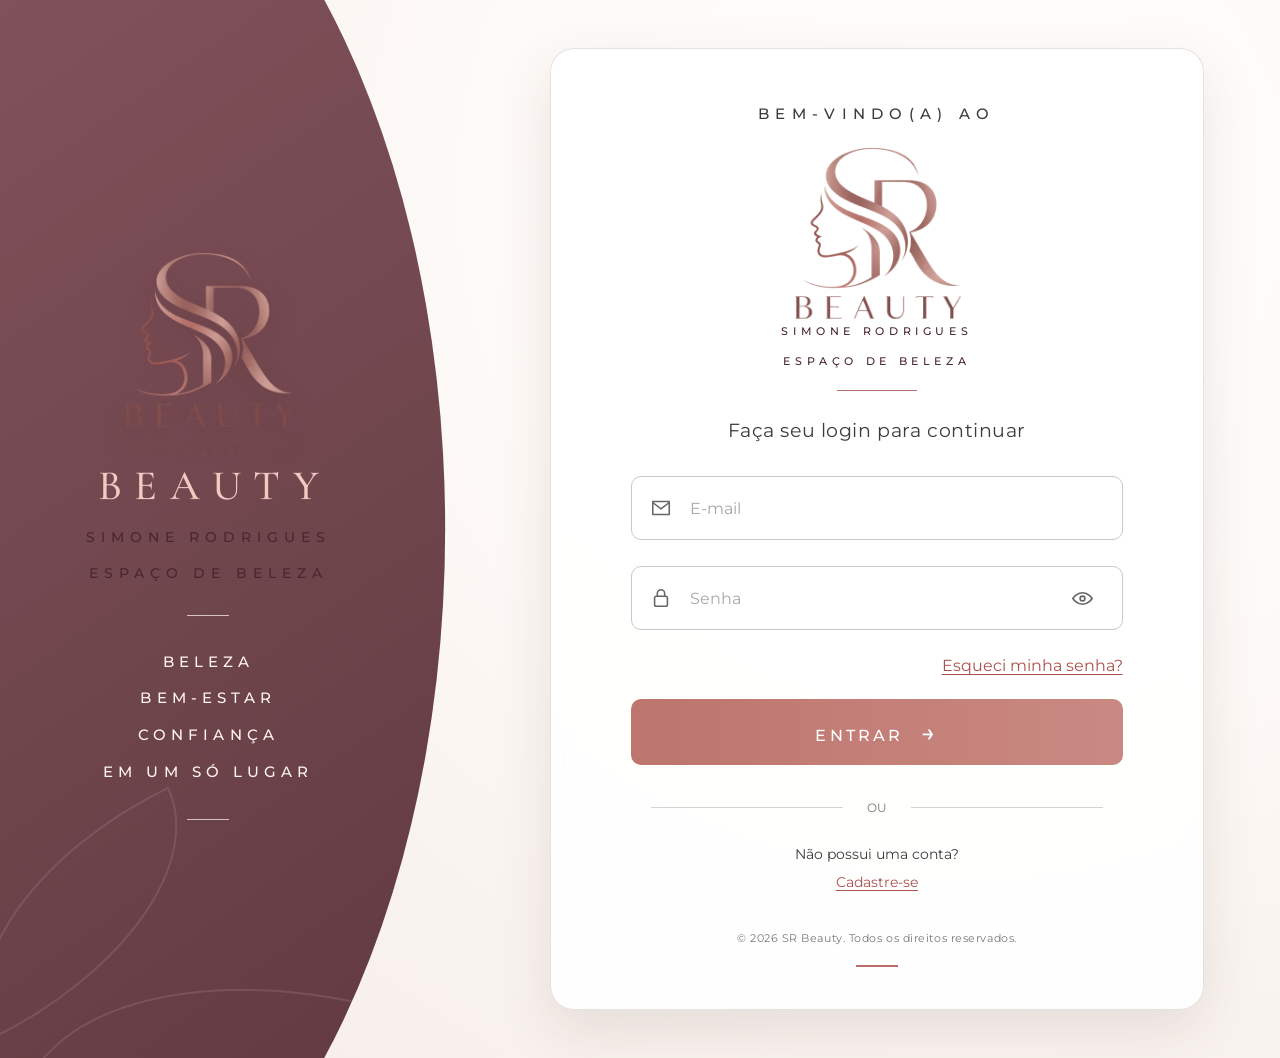
<file: codigo-fonte/index.html>
<!doctype html>
<html lang="pt-BR">
<head>
  <meta charset="utf-8">
  <meta name="viewport" content="width=device-width, initial-scale=1">
  <title>SR Beauty | Login</title>
  <link rel="preconnect" href="https://fonts.googleapis.com">
  <link rel="preconnect" href="https://fonts.gstatic.com" crossorigin>
  <link href="https://fonts.googleapis.com/css2?family=Cormorant+Garamond:wght@400;500&family=Montserrat:wght@300;400;500;600&display=swap" rel="stylesheet">
  <link rel="stylesheet" href="style.css">
</head>
<body>
  <main class="page-shell">
    <section class="brand-panel" aria-label="SR Beauty">
      <div class="brand-logo-wrap">
        <img class="brand-logo" src="../documentos/img/logo.png" alt="SR Beauty - Simone Rodrigues Espaço de Beleza">
      </div>
      <div class="brand-beauty" aria-hidden="true">BEAUTY</div>
      <div class="logo-subtitle brand-subtitle" aria-hidden="true">
        <span>SIMONE RODRIGUES</span>
        <span>ESPAÇO DE BELEZA</span>
      </div>
      <div class="brand-message" aria-hidden="true">
        <span></span>
        <p>BELEZA<br>BEM-ESTAR<br>CONFIANÇA<br>EM UM SÓ LUGAR</p>
        <span></span>
      </div>
      <div class="leaf leaf-one"></div>
      <div class="leaf leaf-two"></div>
    </section>

    <section class="login-side">
      <div class="login-card">
        <p class="eyebrow">BEM-VINDO(A) AO</p>
        <div class="login-logo-wrap">
          <img class="login-logo" src="../documentos/img/logo.png" alt="SR Beauty">
        </div>
        <div class="logo-subtitle login-subtitle" aria-hidden="true">
          <span>SIMONE RODRIGUES</span>
          <span>ESPAÇO DE BELEZA</span>
        </div>
        <span class="accent-line"></span>
        <h1>Faça seu login para continuar</h1>

        <form id="loginForm" novalidate>
          <label class="field" for="email">
            <svg viewBox="0 0 24 24" aria-hidden="true"><path d="M3 5h18v14H3zM3 6l9 7 9-7"/></svg>
            <input id="email" type="email" placeholder="E-mail" autocomplete="email" required>
          </label>
          <p class="error" id="emailError" aria-live="polite"></p>

          <label class="field" for="password">
            <svg viewBox="0 0 24 24" aria-hidden="true"><rect x="5" y="10" width="14" height="11" rx="2"/><path d="M8 10V7a4 4 0 018 0v3"/></svg>
            <input id="password" type="password" placeholder="Senha" autocomplete="current-password" required>
            <button class="eye" id="togglePassword" type="button" aria-label="Mostrar senha">
              <svg viewBox="0 0 24 24" aria-hidden="true"><path d="M2 12s3.5-6 10-6 10 6 10 6-3.5 6-10 6S2 12 2 12z"/><circle cx="12" cy="12" r="2.5"/></svg>
            </button>
          </label>
          <p class="error" id="passwordError" aria-live="polite"></p>

          <div class="forgot"><a href="#">Esqueci minha senha?</a></div>
          <button class="submit" type="submit">ENTRAR <span>→</span></button>
        </form>

        <div class="or"><span></span><em>OU</em><span></span></div>
        <p class="register">Não possui uma conta?<br><a href="#">Cadastre-se</a></p>
        <p class="copyright">© 2026 SR Beauty. Todos os direitos reservados.</p>
        <span class="bottom-line"></span>
      </div>
    </section>
  </main>
  <script src="script.js"></script>
</body>
</html>
</file>
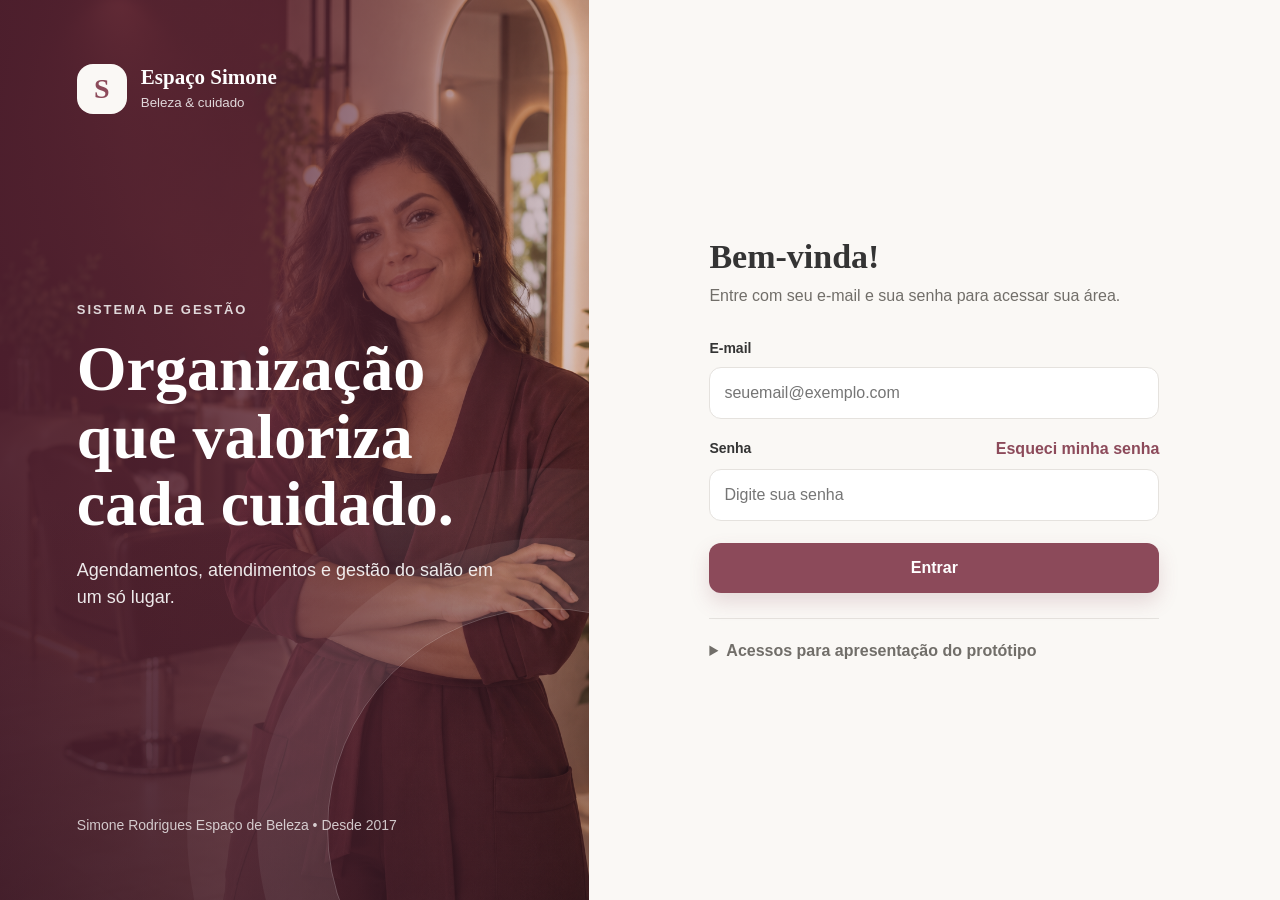
<file: codigo-fonte/Prototipo/index.html>
<!doctype html>
<html lang="pt-BR">
<head>
  <meta charset="utf-8">
  <meta name="viewport" content="width=device-width,initial-scale=1">
  <meta name="description" content="Protótipo do sistema de gestão do Simone Rodrigues Espaço de Beleza">
  <title>Espaço Simone — Sistema de gestão</title>
  <link rel="icon" type="image/svg+xml" href="data:image/svg+xml,%3Csvg xmlns='http://www.w3.org/2000/svg' viewBox='0 0 64 64'%3E%3Crect width='64' height='64' rx='18' fill='%238C4A5A'/%3E%3Cpath d='M42 20c-2-4-16-5-18 2-3 10 18 5 16 15-2 8-16 8-20 1' fill='none' stroke='%23FAF8F5' stroke-width='5' stroke-linecap='round'/%3E%3C/svg%3E">
  <style>
    :root{--sage:#8FA89A;--sage-dark:#657e70;--cream:#FAF8F5;--sand:#E8D8C8;--wine:#8C4A5A;--wine-dark:#713746;--ink:#343434;--muted:#716e69;--line:#E5E2DE;--white:#fff;--success:#557765;--warning:#9b7138;--danger:#a44848;--shadow:0 18px 50px rgba(52,52,52,.08);--radius:20px}
    *{box-sizing:border-box}html{scroll-behavior:smooth}body{margin:0;background:var(--cream);color:var(--ink);font:16px/1.5 Inter,"Segoe UI",Arial,sans-serif}button,input,select,textarea{font:inherit}button{cursor:pointer}button:focus-visible,input:focus-visible,select:focus-visible,textarea:focus-visible{outline:3px solid rgba(143,168,154,.45);outline-offset:2px}.hidden{display:none!important}
    .login-page{min-height:100vh;display:grid;grid-template-columns:minmax(340px,46%) 1fr}.login-brand{background:var(--sage);padding:64px clamp(30px,6vw,84px);color:white;display:flex;flex-direction:column;justify-content:space-between;position:relative;overflow:hidden}.login-brand:after{content:"";position:absolute;width:440px;height:440px;border:1px solid rgba(255,255,255,.24);border-radius:50%;right:-180px;bottom:-150px;box-shadow:0 0 0 70px rgba(255,255,255,.06),0 0 0 140px rgba(255,255,255,.04)}.logo{display:flex;align-items:center;gap:14px;position:relative;z-index:1}.logo-mark{width:50px;height:50px;border-radius:16px;background:var(--cream);color:var(--wine);display:grid;place-items:center;font:700 28px Georgia,serif}.logo strong{display:block;font:700 21px Georgia,serif}.logo small{opacity:.82}.welcome{max-width:510px;position:relative;z-index:1}.welcome .eyebrow{font-size:13px;text-transform:uppercase;letter-spacing:.15em;font-weight:800;opacity:.82}.welcome h1{font:700 clamp(38px,5vw,64px)/1.05 Georgia,serif;margin:16px 0 20px}.welcome p{font-size:18px;max-width:440px;opacity:.9}.login-foot{position:relative;z-index:1;font-size:14px;opacity:.75}.login-side{display:grid;place-items:center;padding:38px}.login-card{width:min(450px,100%)}.login-card h2{font:700 34px Georgia,serif;margin:0 0 8px}.login-card>p{color:var(--muted);margin:0 0 30px}.field{display:grid;gap:8px;margin-bottom:18px}.field label{font-weight:750;font-size:14px}.field input,.field select,.field textarea{width:100%;border:1px solid var(--line);background:white;color:var(--ink);border-radius:12px;padding:13px 14px;min-height:48px}.field input:focus,.field select:focus,.field textarea:focus{border-color:var(--sage)}.password-line{display:flex;justify-content:space-between;align-items:center}.text-btn{border:0;background:transparent;color:var(--wine);padding:0;font-weight:700}.primary,.secondary,.danger-btn{border:0;border-radius:12px;padding:12px 17px;font-weight:800}.primary{background:var(--wine);color:white;box-shadow:0 9px 20px rgba(140,74,90,.18)}.primary:hover{background:var(--wine-dark)}.secondary{background:white;color:var(--ink);border:1px solid var(--line)}.secondary:hover{border-color:var(--sage);background:#fbfcfb}.danger-btn{background:#fff1f1;color:var(--danger)}.login-submit{width:100%;min-height:50px;margin-top:4px}.login-error{background:#fff0f0;color:#8f3f3f;border:1px solid #f1cfcf;border-radius:11px;padding:11px 13px;margin-bottom:16px}.demo-box{margin-top:25px;border-top:1px solid var(--line);padding-top:20px}.demo-box summary{cursor:pointer;color:var(--muted);font-weight:700}.demo-accounts{display:grid;gap:9px;margin-top:13px}.demo-account{border:1px solid var(--line);border-radius:11px;background:white;padding:11px 13px;text-align:left;color:var(--ink)}.demo-account b{display:block}.demo-account small{color:var(--muted)}
    .app{min-height:100vh;display:grid;grid-template-columns:268px minmax(0,1fr)}.sidebar{position:sticky;top:0;height:100vh;background:#31423a;color:white;padding:28px 20px;display:flex;flex-direction:column}.sidebar .logo{padding:0 8px;margin-bottom:34px}.sidebar .logo-mark{width:43px;height:43px;font-size:24px}.sidebar .logo strong{font-size:18px}.role-label{margin:0 9px 15px;padding:9px 11px;border-radius:10px;background:rgba(143,168,154,.2);color:#dfe9e3;font-size:13px;font-weight:750}.nav{display:grid;gap:6px}.nav button{border:0;background:transparent;color:#cbd8d1;padding:11px 13px;border-radius:11px;text-align:left;display:flex;gap:12px;align-items:center;font-weight:650}.nav button:hover,.nav button.active{background:rgba(143,168,154,.24);color:white}.nav .ico{width:22px;text-align:center;font-size:17px}.user-card{margin-top:auto;border-top:1px solid rgba(255,255,255,.14);padding:20px 7px 0;display:grid;grid-template-columns:40px 1fr auto;gap:10px;align-items:center}.avatar{width:40px;height:40px;border-radius:13px;background:var(--sand);color:var(--wine);display:grid;place-items:center;font-weight:900}.user-card strong{display:block;font-size:14px}.user-card small{color:#bfcfc6;font-size:12px}.logout{border:0;background:transparent;color:#d8e3dd;font-size:20px;padding:5px}.main{min-width:0}.topbar{height:78px;position:sticky;top:0;z-index:5;background:rgba(250,248,245,.92);backdrop-filter:blur(12px);border-bottom:1px solid var(--line);padding:0 34px;display:flex;align-items:center;justify-content:space-between}.topbar h1{font:700 25px Georgia,serif;margin:0}.topbar-right{display:flex;align-items:center;gap:14px}.today{font-size:14px;color:var(--muted)}.notification{width:38px;height:38px;border:1px solid var(--line);background:white;border-radius:12px;display:grid;place-items:center;position:relative}.notification:after{content:"";width:7px;height:7px;background:var(--wine);border-radius:50%;position:absolute;right:8px;top:7px}.content{max-width:1450px;margin:auto;padding:30px 34px 58px}.view{display:none}.view.active{display:block}.heading{display:flex;justify-content:space-between;align-items:flex-end;gap:20px;margin-bottom:23px}.heading h2{font:700 30px Georgia,serif;margin:0 0 4px}.heading p{margin:0;color:var(--muted)}.cards{display:grid;grid-template-columns:repeat(4,1fr);gap:15px;margin-bottom:22px}.metric,.panel{background:white;border:1px solid var(--line);border-radius:var(--radius);box-shadow:var(--shadow)}.metric{padding:20px;position:relative;overflow:hidden}.metric:before{content:"";position:absolute;width:5px;height:40px;background:var(--sage);left:0;top:22px;border-radius:0 5px 5px 0}.metric.wine:before{background:var(--wine)}.metric.sand:before{background:#c3a47f}.metric .label{color:var(--muted);font-size:14px}.metric strong{display:block;font-size:27px;margin:7px 0 2px}.metric small{color:var(--success)}.grid2{display:grid;grid-template-columns:minmax(0,1.3fr) minmax(280px,.7fr);gap:20px}.panel{padding:22px}.panel h3{margin:0 0 18px;font-size:18px}.appointment{display:grid;grid-template-columns:70px minmax(0,1fr) auto;gap:14px;align-items:center;padding:14px 0;border-top:1px solid var(--line)}.appointment:first-of-type{border-top:0}.time{color:var(--wine);font-weight:900}.appointment small{display:block;color:var(--muted);margin-top:3px}.tag{display:inline-flex;align-items:center;white-space:nowrap;font-size:12px;padding:6px 9px;border-radius:999px;background:#edf4f0;color:var(--success);font-weight:750}.tag.wait{background:#fff5e7;color:var(--warning)}.tag.cancel{background:#fff0f0;color:var(--danger)}.quick{display:grid;gap:10px}.quick button{border:1px solid var(--line);background:var(--cream);padding:13px;border-radius:12px;text-align:left;color:var(--ink);font-weight:700}.quick button:hover{border-color:var(--sage);background:#f3f7f4}.table-wrap{overflow:auto}.table{width:100%;border-collapse:collapse;min-width:700px}.table th,.table td{text-align:left;padding:14px;border-bottom:1px solid var(--line)}.table th{font-size:13px;color:var(--muted);background:#fcfbf9}.table tr:last-child td{border-bottom:0}.money{font-weight:800}.positive{color:var(--success)}.negative{color:var(--danger)}.services{display:grid;grid-template-columns:repeat(4,1fr);gap:15px}.service-card{padding:20px}.service-icon{width:44px;height:44px;border-radius:14px;background:var(--sand);display:grid;place-items:center;font-size:20px;margin-bottom:16px}.service-card h3{margin-bottom:5px}.service-card p{color:var(--muted);font-size:14px}.price{font:700 23px Georgia,serif;color:var(--wine);margin:15px 0}.calendar-head{display:flex;justify-content:space-between;align-items:center;margin-bottom:16px}.week{display:grid;grid-template-columns:80px repeat(5,minmax(130px,1fr));border:1px solid var(--line);border-radius:15px;overflow:auto}.cell{min-height:88px;border-right:1px solid var(--line);border-bottom:1px solid var(--line);padding:9px}.cell.head{min-height:auto;text-align:center;font-weight:800;background:var(--sand)}.cell.hour{font-size:13px;color:var(--muted);background:#fcfbf9}.event{padding:8px;border-radius:9px;background:#edf4f0;border-left:4px solid var(--sage-dark);font-size:12px}.event b{display:block}.hero{background:linear-gradient(125deg,var(--sage),var(--sage-dark));color:white;border-radius:24px;padding:27px;display:flex;align-items:center;justify-content:space-between;gap:20px;margin-bottom:22px;box-shadow:var(--shadow)}.hero h2{font:700 29px Georgia,serif;margin:0 0 5px}.hero p{margin:0;opacity:.9}.hero .primary{background:white;color:var(--wine);box-shadow:none}.profile-panel{display:flex;align-items:center;gap:17px}.profile-panel .avatar{width:65px;height:65px;border-radius:20px;font-size:21px}.profile-panel h3,.profile-panel p{margin:0}.profile-panel p{color:var(--muted);margin-top:3px}.info-list{display:grid}.info-row{display:flex;justify-content:space-between;gap:18px;padding:13px 0;border-top:1px solid var(--line)}.info-row:first-child{border-top:0}.info-row span:first-child{color:var(--muted)}.empty{text-align:center;padding:45px 20px}.empty-icon{width:60px;height:60px;border-radius:20px;background:var(--sand);display:grid;place-items:center;margin:0 auto 15px;font-size:25px}.empty p{color:var(--muted)}
    .modal{display:none;position:fixed;inset:0;background:rgba(38,43,40,.56);z-index:30;align-items:center;justify-content:center;padding:20px}.modal.open{display:flex}.dialog{width:min(650px,100%);max-height:92vh;overflow:auto;background:white;border-radius:22px;padding:25px;box-shadow:0 28px 80px rgba(0,0,0,.22)}.dialog-head{display:flex;justify-content:space-between;align-items:center;margin-bottom:21px}.dialog-head h2{font:700 25px Georgia,serif;margin:0}.close{border:0;width:37px;height:37px;border-radius:50%;background:var(--cream);color:var(--ink);font-size:20px}.form-grid{display:grid;grid-template-columns:1fr 1fr;gap:16px}.form-grid .field{margin:0}.full{grid-column:1/-1}.actions{display:flex;justify-content:flex-end;gap:10px;margin-top:22px}.toast{position:fixed;right:26px;bottom:26px;background:#31423a;color:white;padding:14px 18px;border-radius:13px;box-shadow:var(--shadow);opacity:0;transform:translateY(14px);transition:.25s;z-index:40}.toast.show{opacity:1;transform:none}
    .login-brand{background:linear-gradient(90deg,rgba(76,30,45,.94) 0%,rgba(92,39,55,.78) 47%,rgba(92,39,55,.22) 100%),url('images/login-salao.png') center/cover no-repeat}.login-brand:before{content:"";position:absolute;inset:0;background:linear-gradient(0deg,rgba(39,18,28,.35),transparent 45%);pointer-events:none}.sidebar{background:#351f2a}.nav button:hover,.nav button.active{background:#563243}.hero{background:linear-gradient(125deg,var(--wine),var(--wine-dark))}.toast{background:#351f2a}.role-label{background:rgba(143,168,154,.2);color:#e4ede8}.metric:before,.event{border-color:var(--sage-dark)}
    @media(max-width:1100px){.cards,.services{grid-template-columns:repeat(2,1fr)}.app{grid-template-columns:82px 1fr}.sidebar{padding:24px 11px}.sidebar .logo{padding:0;justify-content:center}.sidebar .logo span,.nav .text,.role-label,.user-card>div:nth-child(2){display:none}.nav button{justify-content:center}.user-card{display:flex;flex-direction:column}.content{padding:25px 22px}.topbar{padding:0 22px}}
    @media(max-width:760px){.login-page{grid-template-columns:1fr}.login-brand{min-height:310px;padding:35px 28px}.welcome h1{font-size:40px}.login-foot{display:none}.login-side{padding:34px 22px}.grid2{grid-template-columns:1fr}.services,.cards{grid-template-columns:1fr 1fr}.heading,.hero{align-items:flex-start;flex-direction:column}.today{display:none}.form-grid{grid-template-columns:1fr}.full{grid-column:auto}.appointment{grid-template-columns:58px 1fr}.appointment .tag,.appointment>button{grid-column:2}.table{min-width:620px}}
    @media(max-width:500px){.app{grid-template-columns:1fr}.sidebar{position:fixed;left:0;right:0;bottom:0;top:auto;width:auto;height:72px;z-index:20;padding:8px 10px;display:block}.sidebar .logo,.role-label,.user-card{display:none}.nav{display:flex;overflow-x:auto;gap:5px}.nav button{min-width:62px;display:grid;gap:1px;padding:7px}.nav .text{display:block;font-size:10px;white-space:nowrap}.nav .ico{width:auto}.main{padding-bottom:72px}.topbar{height:66px;padding:0 16px}.topbar h1{font-size:21px}.content{padding:20px 14px 36px}.cards,.services{grid-template-columns:1fr}.heading h2{font-size:26px}.notification{display:none}.toast{left:14px;right:14px;bottom:88px}}
  </style>
</head>
<body>
  <section class="login-page" id="loginPage">
    <div class="login-brand">
      <div class="logo"><div class="logo-mark">S</div><span><strong>Espaço Simone</strong><small>Beleza & cuidado</small></span></div>
      <div class="welcome"><div class="eyebrow">Sistema de gestão</div><h1>Organização que valoriza cada cuidado.</h1><p>Agendamentos, atendimentos e gestão do salão em um só lugar.</p></div>
      <div class="login-foot">Simone Rodrigues Espaço de Beleza • Desde 2017</div>
    </div>
    <div class="login-side"><div class="login-card">
      <h2>Bem-vinda!</h2><p>Entre com seu e-mail e sua senha para acessar sua área.</p>
      <div class="login-error hidden" id="loginError">E-mail ou senha inválidos. Verifique os dados informados.</div>
      <form id="loginForm"><div class="field"><label for="email">E-mail</label><input id="email" type="email" autocomplete="username" required placeholder="seuemail@exemplo.com"></div><div class="field"><div class="password-line"><label for="password">Senha</label><button type="button" class="text-btn" id="forgotBtn">Esqueci minha senha</button></div><input id="password" type="password" autocomplete="current-password" required placeholder="Digite sua senha"></div><button class="primary login-submit">Entrar</button></form>
      <details class="demo-box"><summary>Acessos para apresentação do protótipo</summary><div class="demo-accounts"><button class="demo-account" data-demo="owner"><b>Proprietária</b><small>simone@espacosimone.com</small></button><button class="demo-account" data-demo="professional"><b>Profissional</b><small>ana@espacosimone.com</small></button><button class="demo-account" data-demo="client"><b>Cliente</b><small>mariana@email.com</small></button><small>Senha para todos: <b>demo123</b></small></div></details>
    </div></div>
  </section>

  <div class="app hidden" id="app"><aside class="sidebar"><div class="logo"><div class="logo-mark">S</div><span><strong>Espaço Simone</strong><small>Sistema de gestão</small></span></div><div class="role-label" id="roleLabel"></div><nav class="nav" id="nav"></nav><div class="user-card"><div class="avatar" id="userAvatar"></div><div><strong id="userName"></strong><small id="userRole"></small></div><button class="logout" id="logoutBtn" title="Sair" aria-label="Sair">↪</button></div></aside><main class="main"><header class="topbar"><h1 id="pageTitle"></h1><div class="topbar-right"><span class="today">Quinta-feira, 17 de setembro</span><button class="notification" aria-label="Notificações">♢</button></div></header><div class="content" id="content"></div></main></div>

  <div class="modal" id="modal"><div class="dialog"><div class="dialog-head"><h2 id="modalTitle">Novo agendamento</h2><button class="close" aria-label="Fechar">×</button></div><div id="modalBody"></div></div></div>
  <div class="toast" id="toast">Operação realizada com sucesso.</div>
  <script>
    const accounts={owner:{email:'simone@espacosimone.com',password:'demo123',name:'Simone Rodrigues',role:'Proprietária',initials:'SR'},professional:{email:'ana@espacosimone.com',password:'demo123',name:'Ana Souza',role:'Profissional',initials:'AS'},client:{email:'mariana@email.com',password:'demo123',name:'Mariana Lopes',role:'Cliente',initials:'ML'}};
    const menus={owner:[['home','⌂','Visão geral'],['agenda','▦','Agenda'],['appointments','✓','Atendimentos'],['services','✦','Serviços'],['professionals','♙','Profissionais'],['commissions','⇄','Repasses'],['finance','R$','Financeiro'],['reports','▤','Relatórios']],professional:[['pro-home','⌂','Minha agenda'],['availability','▦','Meus horários'],['pro-attendance','✓','Atendimentos'],['pro-commissions','R$','Meus repasses']],client:[['client-home','⌂','Início'],['book','＋','Agendar'],['my-bookings','▦','Agendamentos'],['my-profile','♙','Meu perfil']]};
    let session=null;
    const views={
      home:()=>`<div class="heading"><div><h2>Boa tarde, Simone!</h2><p>Acompanhe o movimento do salão hoje.</p></div><button class="primary" data-action="booking-owner">+ Novo agendamento</button></div><div class="cards"><div class="metric"><span class="label">Atendimentos hoje</span><strong>8</strong><small>2 já concluídos</small></div><div class="metric wine"><span class="label">Faturamento do dia</span><strong>R$ 462,00</strong><small>+12% sobre quinta passada</small></div><div class="metric sand"><span class="label">A receber</span><strong>R$ 185,00</strong><small>3 pagamentos pendentes</small></div><div class="metric"><span class="label">Repasses da semana</span><strong>R$ 680,40</strong><small>Atualizado agora</small></div></div><div class="grid2"><div class="panel"><h3>Próximos atendimentos</h3>${appointment('14:00','Mariana Lopes','Manicure • Ana','Confirmado')}${appointment('15:00','Carla Mendes','Depilação • Simone','A confirmar','wait')}${appointment('16:30','Patrícia Lima','Design de sobrancelhas • Júlia','Confirmado')}${appointment('17:30','Renata Alves','Pedicure • Ana','Confirmado')}</div><div class="panel"><h3>Ações rápidas</h3><div class="quick"><button data-action="booking-owner">＋ Agendar cliente</button><button data-go="appointments">✓ Registrar atendimento</button><button data-go="finance">R$ Lançar despesa</button><button data-go="reports">▤ Consultar relatório</button></div></div></div>`,
      agenda:()=>`<div class="heading"><div><h2>Agenda do salão</h2><p>Visualize horários e disponibilidade por profissional.</p></div><button class="primary" data-action="booking-owner">+ Novo agendamento</button></div>${calendar()}`,
      appointments:()=>`<div class="heading"><div><h2>Atendimentos</h2><p>Registre a execução do serviço e a forma de pagamento.</p></div></div><div class="panel table-wrap"><table class="table"><thead><tr><th>Horário</th><th>Cliente</th><th>Profissional</th><th>Serviço</th><th>Valor</th><th>Status</th><th></th></tr></thead><tbody><tr><td>14:00</td><td>Mariana Lopes</td><td>Ana Souza</td><td>Manicure</td><td class="money">R$ 45,00</td><td><span class="tag">Em atendimento</span></td><td><button class="secondary" data-action="finish">Finalizar</button></td></tr><tr><td>15:00</td><td>Carla Mendes</td><td>Simone</td><td>Depilação</td><td class="money">R$ 55,00</td><td><span class="tag wait">Aguardando</span></td><td><button class="secondary" data-action="start">Iniciar</button></td></tr><tr><td>16:30</td><td>Patrícia Lima</td><td>Júlia Lima</td><td>Design de sobrancelhas</td><td class="money">R$ 35,00</td><td><span class="tag wait">Aguardando</span></td><td><button class="secondary" data-action="start">Iniciar</button></td></tr></tbody></table></div>`,
      services:()=>`<div class="heading"><div><h2>Serviços</h2><p>Valores, duração e percentuais de repasse.</p></div><button class="primary" data-action="service">+ Novo serviço</button></div><div class="services">${service('✦','Manicure','60 min','R$ 45,00','60%')}${service('◌','Pedicure','60 min','R$ 50,00','60%')}${service('◇','Design de sobrancelhas','30 min','R$ 35,00','60%')}${service('≈','Depilação','40 min','R$ 55,00','60%')}</div>`,
      professionals:()=>`<div class="heading"><div><h2>Profissionais</h2><p>Equipe, serviços e percentuais cadastrados.</p></div><button class="primary" data-action="professional">+ Nova profissional</button></div><div class="panel table-wrap"><table class="table"><thead><tr><th>Profissional</th><th>Contato</th><th>Serviços</th><th>Repasse padrão</th><th>Status</th></tr></thead><tbody><tr><td><b>Simone Rodrigues</b></td><td>(31) 99991-0022</td><td>Depilação, Design</td><td>70%</td><td><span class="tag">Ativa</span></td></tr><tr><td><b>Ana Souza</b></td><td>(31) 99982-1144</td><td>Manicure, Pedicure</td><td>60%</td><td><span class="tag">Ativa</span></td></tr><tr><td><b>Júlia Lima</b></td><td>(31) 99973-2288</td><td>Design, Depilação</td><td>60%</td><td><span class="tag">Ativa</span></td></tr></tbody></table></div>`,
      commissions:()=>`<div class="heading"><div><h2>Repasses</h2><p>Apuração de 14 a 19 de setembro de 2026.</p></div><button class="primary" data-action="pay">Confirmar pagamentos</button></div><div class="cards"><div class="metric"><span class="label">Serviços realizados</span><strong>20</strong></div><div class="metric wine"><span class="label">Valor dos serviços</span><strong>R$ 1.134,00</strong></div><div class="metric sand"><span class="label">Total de repasses</span><strong>R$ 680,40</strong></div><div class="metric"><span class="label">Profissionais</span><strong>3</strong></div></div><div class="panel table-wrap"><table class="table"><thead><tr><th>Profissional</th><th>Atendimentos</th><th>Serviços</th><th>Repasse</th><th>Status</th></tr></thead><tbody><tr><td>Simone Rodrigues</td><td>8</td><td>R$ 560,00</td><td class="money">R$ 392,00</td><td><span class="tag wait">Pendente</span></td></tr><tr><td>Ana Souza</td><td>7</td><td>R$ 315,00</td><td class="money">R$ 189,00</td><td><span class="tag wait">Pendente</span></td></tr><tr><td>Júlia Lima</td><td>5</td><td>R$ 259,00</td><td class="money">R$ 155,40</td><td><span class="tag">Pago</span></td></tr></tbody></table></div>`,
      finance:()=>`<div class="heading"><div><h2>Financeiro</h2><p>Entradas, despesas e fechamento do caixa.</p></div><button class="primary" data-action="expense">+ Registrar despesa</button></div><div class="cards"><div class="metric"><span class="label">Entradas da semana</span><strong class="positive">R$ 2.845,00</strong></div><div class="metric wine"><span class="label">Despesas</span><strong class="negative">R$ 624,30</strong></div><div class="metric sand"><span class="label">Taxas de cartão</span><strong>R$ 86,70</strong></div><div class="metric"><span class="label">Saldo</span><strong>R$ 2.134,00</strong></div></div><div class="panel table-wrap"><h3>Movimentações recentes</h3><table class="table"><thead><tr><th>Data</th><th>Descrição</th><th>Categoria</th><th>Forma</th><th>Valor</th></tr></thead><tbody><tr><td>17/09</td><td>Atendimento — Mariana Lopes</td><td>Receita</td><td>Pix</td><td class="money positive">+ R$ 45,00</td></tr><tr><td>17/09</td><td>Compra de esmaltes</td><td>Material</td><td>Cartão</td><td class="money negative">− R$ 128,50</td></tr><tr><td>16/09</td><td>Conta de energia</td><td>Despesa fixa</td><td>Pix</td><td class="money negative">− R$ 294,80</td></tr></tbody></table></div>`,
      reports:()=>`<div class="heading"><div><h2>Relatórios</h2><p>Indicadores para apoiar as decisões do salão.</p></div><button class="primary" data-action="export">Exportar relatório</button></div><div class="cards"><div class="metric"><span class="label">Faturamento mensal</span><strong>R$ 9.840,00</strong><small>+8,4% no mês</small></div><div class="metric wine"><span class="label">Ticket médio</span><strong>R$ 57,40</strong></div><div class="metric sand"><span class="label">Taxa de ocupação</span><strong>76%</strong></div><div class="metric"><span class="label">Clientes atendidos</span><strong>142</strong></div></div><div class="grid2"><div class="panel"><h3>Faturamento por semana</h3><div style="height:250px;display:flex;align-items:end;gap:24px;padding:20px 15px 30px;border-bottom:1px solid var(--line)">${[62,78,54,90].map((h,i)=>`<div style="height:${h}%;flex:1;background:linear-gradient(var(--sage),var(--sage-dark));border-radius:10px 10px 0 0;position:relative"><span style="position:absolute;bottom:-27px;left:50%;transform:translateX(-50%);color:var(--muted);font-size:13px">S${i+1}</span></div>`).join('')}</div></div><div class="panel"><h3>Serviços mais realizados</h3>${appointment('34%','Manicure','48 atendimentos','')}${appointment('26%','Pedicure','37 atendimentos','')}${appointment('22%','Design','31 atendimentos','')}${appointment('18%','Depilação','26 atendimentos','')}</div></div>`,
      'pro-home':()=>`<div class="hero"><div><h2>Boa tarde, Ana!</h2><p>Você tem 5 atendimentos agendados para hoje.</p></div><button class="primary" data-action="block">Bloquear horário</button></div><div class="cards"><div class="metric"><span class="label">Atendimentos hoje</span><strong>5</strong></div><div class="metric wine"><span class="label">Concluídos</span><strong>2</strong></div><div class="metric sand"><span class="label">Próximo horário</span><strong>14:00</strong></div><div class="metric"><span class="label">Repasse da semana</span><strong>R$ 189,00</strong></div></div><div class="panel"><h3>Minha agenda de hoje</h3>${appointment('09:00','Cláudia Alves','Manicure • R$ 45,00','Concluído')}${appointment('11:00','Beatriz Costa','Pedicure • R$ 50,00','Concluído')}${appointment('14:00','Mariana Lopes','Manicure • R$ 45,00','Confirmado')}${appointment('16:00','Juliana Martins','Pedicure • R$ 50,00','Aguardando','wait')}</div>`,
      availability:()=>`<div class="heading"><div><h2>Meus horários</h2><p>Defina sua disponibilidade e seus bloqueios.</p></div><button class="primary" data-action="block">+ Bloquear horário</button></div><div class="grid2"><div class="panel"><h3>Disponibilidade semanal</h3><div class="info-list">${['Segunda-feira|09:00 às 18:00','Terça-feira|09:00 às 18:00','Quarta-feira|09:00 às 18:00','Quinta-feira|09:00 às 18:00','Sexta-feira|09:00 às 18:00','Sábado|09:00 às 14:00'].map(x=>{const[a,b]=x.split('|');return `<div class="info-row"><span>${a}</span><b>${b}</b></div>`}).join('')}</div></div><div class="panel"><h3>Próximos bloqueios</h3><div class="appointment"><div class="time">21/09</div><div><b>Consulta médica</b><small>14:00 às 16:00</small></div><span class="tag wait">Bloqueado</span></div><div class="appointment"><div class="time">28/09</div><div><b>Compromisso pessoal</b><small>09:00 às 12:00</small></div><span class="tag wait">Bloqueado</span></div></div></div>`,
      'pro-attendance':()=>`<div class="heading"><div><h2>Meus atendimentos</h2><p>Registre somente os atendimentos da sua agenda.</p></div></div><div class="panel table-wrap"><table class="table"><thead><tr><th>Horário</th><th>Cliente</th><th>Serviço</th><th>Valor</th><th>Status</th><th></th></tr></thead><tbody><tr><td>14:00</td><td>Mariana Lopes</td><td>Manicure</td><td>R$ 45,00</td><td><span class="tag">Confirmado</span></td><td><button class="secondary" data-action="start">Iniciar</button></td></tr><tr><td>16:00</td><td>Juliana Martins</td><td>Pedicure</td><td>R$ 50,00</td><td><span class="tag wait">Aguardando</span></td><td><button class="secondary" data-action="start">Iniciar</button></td></tr></tbody></table></div>`,
      'pro-commissions':()=>`<div class="heading"><div><h2>Meus repasses</h2><p>Consulte seus valores sem acessar dados das outras profissionais.</p></div></div><div class="cards"><div class="metric"><span class="label">Atendimentos</span><strong>7</strong></div><div class="metric wine"><span class="label">Valor dos serviços</span><strong>R$ 315,00</strong></div><div class="metric sand"><span class="label">Percentual</span><strong>60%</strong></div><div class="metric"><span class="label">Valor a receber</span><strong>R$ 189,00</strong></div></div><div class="panel table-wrap"><table class="table"><thead><tr><th>Data</th><th>Cliente</th><th>Serviço</th><th>Valor</th><th>Meu repasse</th></tr></thead><tbody><tr><td>17/09</td><td>Mariana Lopes</td><td>Manicure</td><td>R$ 45,00</td><td class="money">R$ 27,00</td></tr><tr><td>17/09</td><td>Beatriz Costa</td><td>Pedicure</td><td>R$ 50,00</td><td class="money">R$ 30,00</td></tr><tr><td>16/09</td><td>Larissa Melo</td><td>Manicure</td><td>R$ 45,00</td><td class="money">R$ 27,00</td></tr></tbody></table></div>`,
      'client-home':()=>`<div class="hero"><div><h2>Olá, Mariana!</h2><p>Seu próximo cuidado já está confirmado.</p></div><button class="primary" data-action="booking-client">+ Agendar horário</button></div><div class="grid2"><div class="panel"><h3>Próximo agendamento</h3>${appointment('14:00','Manicure','Hoje, 17 de setembro • Ana Souza','Confirmado')}<div class="actions" style="justify-content:flex-start"><button class="secondary" data-action="reschedule">Reagendar</button><button class="danger-btn" data-action="cancel">Cancelar</button></div></div><div class="panel"><h3>Serviços disponíveis</h3><div class="info-list"><div class="info-row"><span>Manicure</span><b>R$ 45,00</b></div><div class="info-row"><span>Pedicure</span><b>R$ 50,00</b></div><div class="info-row"><span>Design de sobrancelhas</span><b>R$ 35,00</b></div><div class="info-row"><span>Depilação</span><b>R$ 55,00</b></div></div></div></div>`,
      book:()=>`<div class="heading"><div><h2>Agendar horário</h2><p>Escolha o serviço, a profissional e um horário disponível.</p></div></div><div class="panel" style="max-width:760px"><form id="pageBookingForm"><div class="form-grid">${bookingFields(false)}</div><div class="actions"><button class="primary">Confirmar agendamento</button></div></form></div>`,
      'my-bookings':()=>`<div class="heading"><div><h2>Meus agendamentos</h2><p>Acompanhe somente seus horários e seu histórico.</p></div><button class="primary" data-go="book">+ Novo agendamento</button></div><div class="panel table-wrap"><table class="table"><thead><tr><th>Data e horário</th><th>Serviço</th><th>Profissional</th><th>Valor</th><th>Status</th><th></th></tr></thead><tbody><tr><td>17/09/2026 às 14:00</td><td>Manicure</td><td>Ana Souza</td><td>R$ 45,00</td><td><span class="tag">Confirmado</span></td><td><button class="secondary" data-action="reschedule">Reagendar</button></td></tr><tr><td>29/08/2026 às 10:30</td><td>Design de sobrancelhas</td><td>Júlia Lima</td><td>R$ 35,00</td><td><span class="tag">Concluído</span></td><td></td></tr></tbody></table></div>`,
      'my-profile':()=>`<div class="heading"><div><h2>Meu perfil</h2><p>Mantenha seus dados de contato atualizados.</p></div></div><div class="grid2"><div class="panel profile-panel"><div class="avatar">ML</div><div><h3>Mariana Lopes</h3><p>Cliente desde agosto de 2025</p></div></div><div class="panel"><form id="profileForm"><div class="field"><label>Nome completo</label><input value="Mariana Lopes"></div><div class="field"><label>E-mail</label><input type="email" value="mariana@email.com"></div><div class="field"><label>Telefone</label><input value="(31) 99999-1234"></div><button class="primary">Salvar alterações</button></form></div></div>`
    };
    function appointment(time,name,detail,status,klass=''){return `<div class="appointment"><div class="time">${time}</div><div><b>${name}</b><small>${detail}</small></div>${status?`<span class="tag ${klass}">${status}</span>`:''}</div>`}
    function service(icon,name,duration,price,commission){return `<div class="panel service-card"><div class="service-icon">${icon}</div><h3>${name}</h3><p>Duração média: ${duration}<br>Repasse: ${commission}</p><div class="price">${price}</div><button class="secondary" data-action="edit-service">Editar serviço</button></div>`}
    function calendar(){return `<div class="panel"><div class="calendar-head"><button class="secondary">‹ Semana anterior</button><b>14 a 18 de setembro de 2026</b><button class="secondary">Próxima semana ›</button></div><div class="week"><div class="cell head">Horário</div>${['Seg 14','Ter 15','Qua 16','Qui 17','Sex 18'].map(x=>`<div class="cell head">${x}</div>`).join('')}<div class="cell hour">09:00</div><div class="cell"><div class="event"><b>Cláudia</b>Manicure • Ana</div></div><div class="cell"></div><div class="cell"><div class="event"><b>Bianca</b>Depilação • Simone</div></div><div class="cell"></div><div class="cell"><div class="event"><b>Laura</b>Design • Júlia</div></div><div class="cell hour">11:00</div><div class="cell"></div><div class="cell"><div class="event"><b>Amanda</b>Design • Júlia</div></div><div class="cell"></div><div class="cell"><div class="event"><b>Sônia</b>Pedicure • Ana</div></div><div class="cell"></div><div class="cell hour">14:00</div><div class="cell"><div class="event"><b>Mariana</b>Manicure • Ana</div></div><div class="cell"><div class="event"><b>Raquel</b>Depilação • Simone</div></div><div class="cell"></div><div class="cell"><div class="event"><b>Carla</b>Depilação • Simone</div></div><div class="cell"></div></div></div>`}
    function bookingFields(includeClient){return `${includeClient?'<div class="field full"><label>Cliente</label><input required placeholder="Nome da cliente"></div>':''}<div class="field"><label>Serviço</label><select required><option value="">Selecione</option><option>Manicure — R$ 45,00</option><option>Pedicure — R$ 50,00</option><option>Design de sobrancelhas — R$ 35,00</option><option>Depilação — R$ 55,00</option></select></div><div class="field"><label>Profissional</label><select required><option value="">Selecione</option><option>Ana Souza</option><option>Júlia Lima</option><option>Simone Rodrigues</option></select></div><div class="field"><label>Data</label><input type="date" value="2026-09-18" required></div><div class="field"><label>Horário disponível</label><select required><option>09:00</option><option>10:30</option><option>14:00</option><option>16:30</option></select></div><div class="field full"><label>Observações</label><textarea rows="3" placeholder="Informação adicional (opcional)"></textarea></div>`}
    function login(role){session=accounts[role];document.getElementById('loginPage').classList.add('hidden');document.getElementById('app').classList.remove('hidden');document.getElementById('roleLabel').textContent=`Acesso: ${session.role}`;document.getElementById('userAvatar').textContent=session.initials;document.getElementById('userName').textContent=session.name;document.getElementById('userRole').textContent=session.role;const nav=document.getElementById('nav');nav.innerHTML=menus[role].map(([id,ico,label])=>`<button data-view="${id}"><span class="ico">${ico}</span><span class="text">${label}</span></button>`).join('');nav.querySelectorAll('button').forEach(b=>b.addEventListener('click',()=>render(b.dataset.view)));render(menus[role][0][0])}
    function render(id){if(!session)return;const allowed=menus[Object.keys(accounts).find(k=>accounts[k]===session)].map(x=>x[0]);if(!allowed.includes(id)){showToast('Você não possui acesso a esta área.');return}document.getElementById('content').innerHTML=views[id]();document.getElementById('pageTitle').textContent=menus[Object.keys(accounts).find(k=>accounts[k]===session)].find(x=>x[0]===id)[2];document.querySelectorAll('#nav button').forEach(b=>b.classList.toggle('active',b.dataset.view===id));wireContent();window.scrollTo({top:0,behavior:'smooth'})}
    function wireContent(){document.querySelectorAll('[data-go]').forEach(b=>b.addEventListener('click',()=>render(b.dataset.go)));document.querySelectorAll('[data-action]').forEach(b=>b.addEventListener('click',()=>handleAction(b.dataset.action)));const pf=document.getElementById('profileForm');if(pf)pf.addEventListener('submit',e=>{e.preventDefault();showToast('Seus dados foram atualizados.')});const bf=document.getElementById('pageBookingForm');if(bf)bf.addEventListener('submit',e=>{e.preventDefault();showToast('Agendamento confirmado sem conflito de horário.');render('my-bookings')})}
    function handleAction(action){if(['booking-owner','booking-client','reschedule'].includes(action)){openModal(action==='booking-owner'?'Agendar cliente':action==='reschedule'?'Reagendar atendimento':'Novo agendamento',`<form id="modalForm"><div class="form-grid">${bookingFields(action==='booking-owner')}</div><div class="actions"><button type="button" class="secondary close-action">Cancelar</button><button class="primary">Confirmar</button></div></form>`);wireModalForm(action==='reschedule'?'Atendimento reagendado com sucesso.':'Agendamento confirmado sem conflito de horário.');return}if(action==='block'){openModal('Bloquear horário',`<form id="modalForm"><div class="form-grid"><div class="field"><label>Data</label><input type="date" value="2026-09-21"></div><div class="field"><label>Motivo</label><input placeholder="Ex.: compromisso pessoal"></div><div class="field"><label>Início</label><input type="time" value="14:00"></div><div class="field"><label>Fim</label><input type="time" value="16:00"></div></div><div class="actions"><button type="button" class="secondary close-action">Cancelar</button><button class="primary">Bloquear horário</button></div></form>`);wireModalForm('Horário bloqueado na sua agenda.');return}const messages={finish:'Atendimento finalizado e pagamento registrado.',start:'Atendimento iniciado.',pay:'Repasses pendentes confirmados.',expense:'Registro de despesa aberto.',export:'Relatório preparado para exportação.',cancel:'Agendamento cancelado.',service:'Cadastro de serviço aberto.',professional:'Cadastro de profissional aberto.','edit-service':'Edição do serviço aberta.'};showToast(messages[action]||'Operação realizada com sucesso.')}
    function openModal(title,body){document.getElementById('modalTitle').textContent=title;document.getElementById('modalBody').innerHTML=body;document.getElementById('modal').classList.add('open');document.querySelectorAll('.close-action').forEach(b=>b.addEventListener('click',closeModal))}
    function wireModalForm(msg){document.getElementById('modalForm').addEventListener('submit',e=>{e.preventDefault();closeModal();showToast(msg)})}
    function closeModal(){document.getElementById('modal').classList.remove('open')}
    function showToast(msg){const t=document.getElementById('toast');t.textContent=msg;t.classList.add('show');setTimeout(()=>t.classList.remove('show'),2600)}
    document.getElementById('loginForm').addEventListener('submit',e=>{e.preventDefault();const email=document.getElementById('email').value.toLowerCase(),password=document.getElementById('password').value;const role=Object.keys(accounts).find(k=>accounts[k].email===email&&accounts[k].password===password);if(role){document.getElementById('loginError').classList.add('hidden');login(role)}else document.getElementById('loginError').classList.remove('hidden')});
    document.querySelectorAll('[data-demo]').forEach(b=>b.addEventListener('click',()=>{const a=accounts[b.dataset.demo];document.getElementById('email').value=a.email;document.getElementById('password').value=a.password}));
    document.getElementById('forgotBtn').addEventListener('click',()=>showToast('Enviaremos as instruções de recuperação para o seu e-mail.'));
    document.getElementById('logoutBtn').addEventListener('click',()=>{session=null;document.getElementById('app').classList.add('hidden');document.getElementById('loginPage').classList.remove('hidden');document.getElementById('password').value='';document.getElementById('email').focus()});
    document.querySelector('.close').addEventListener('click',closeModal);document.getElementById('modal').addEventListener('click',e=>{if(e.target.id==='modal')closeModal()});document.addEventListener('keydown',e=>{if(e.key==='Escape')closeModal()});
  </script>
</body>
</html>
</file>
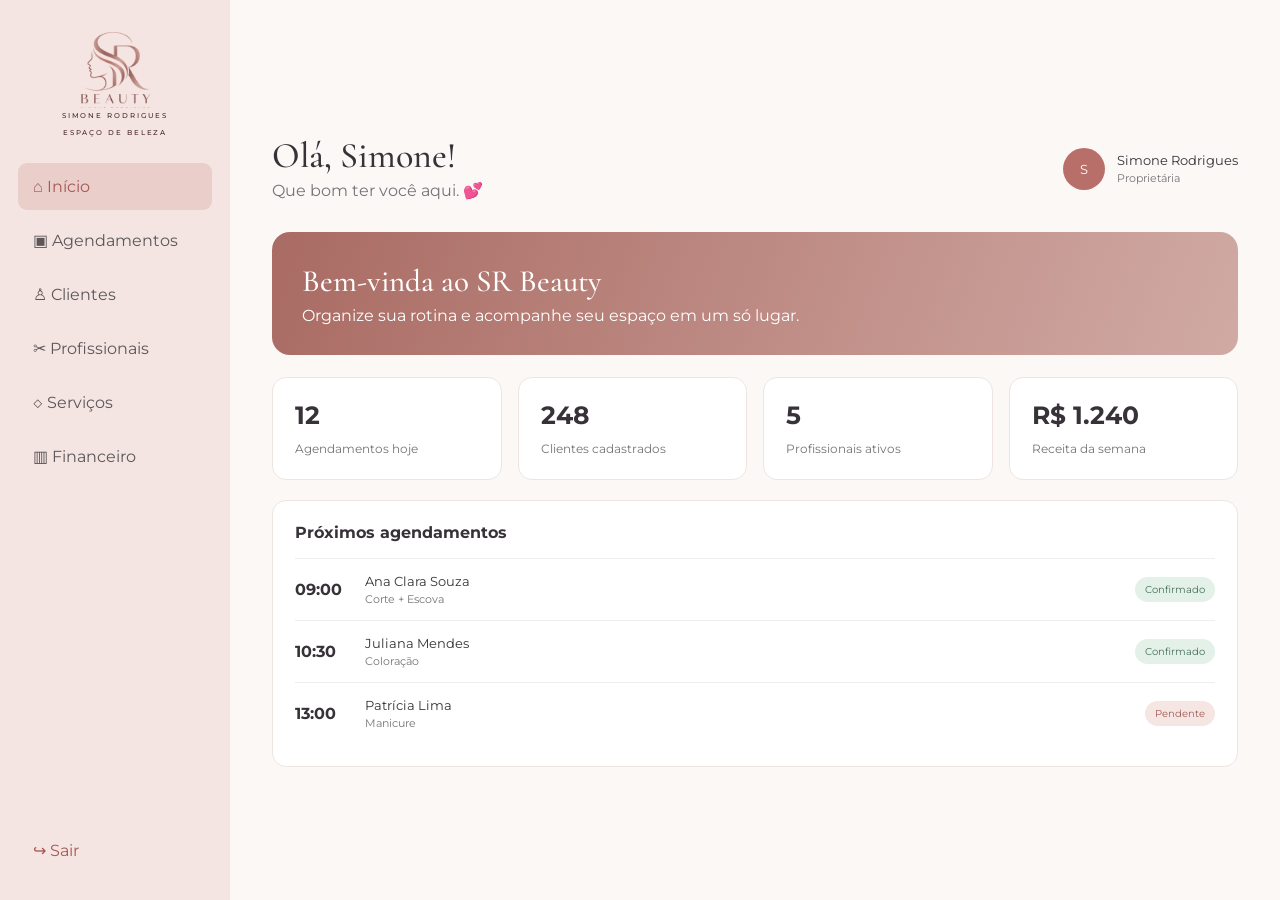
<file: codigo-fonte/home.html>
<!doctype html><html lang="pt-BR"><head><meta charset="utf-8"><meta name="viewport" content="width=device-width,initial-scale=1"><title>SR Beauty | Início</title><link rel="preconnect" href="https://fonts.googleapis.com"><link rel="preconnect" href="https://fonts.gstatic.com" crossorigin><link href="https://fonts.googleapis.com/css2?family=Cormorant+Garamond:wght@500&family=Montserrat:wght@300;400;500;600&display=swap" rel="stylesheet"><link rel="stylesheet" href="home.css"></head><body><aside><div class="aside-brand"><div class="aside-logo-wrap"><img class="aside-logo" src="../documentos/img/logo.png" alt="SR Beauty"></div><div class="aside-subtitle" aria-hidden="true"><span>SIMONE RODRIGUES</span><span>ESPAÇO DE BELEZA</span></div></div><nav><a class="active" href="#">⌂ <span>Início</span></a><a href="#">▣ <span>Agendamentos</span></a><a href="#">♙ <span>Clientes</span></a><a href="#">✂ <span>Profissionais</span></a><a href="#">◇ <span>Serviços</span></a><a href="#">▥ <span>Financeiro</span></a></nav><a class="logout" href="index.html">↪ <span>Sair</span></a></aside><main><header><div><h1>Olá, Simone!</h1><p>Que bom ter você aqui. 💕</p></div><div class="profile"><span>S</span><div>Simone Rodrigues<small>Proprietária</small></div></div></header><section class="hero"><h2>Bem-vinda ao SR Beauty</h2><p>Organize sua rotina e acompanhe seu espaço em um só lugar.</p></section><section class="cards"><article><b>12</b><span>Agendamentos hoje</span></article><article><b>248</b><span>Clientes cadastrados</span></article><article><b>5</b><span>Profissionais ativos</span></article><article><b>R$ 1.240</b><span>Receita da semana</span></article></section><section class="panel"><h2>Próximos agendamentos</h2><div class="appointment"><b>09:00</b><span>Ana Clara Souza<small>Corte + Escova</small></span><em>Confirmado</em></div><div class="appointment"><b>10:30</b><span>Juliana Mendes<small>Coloração</small></span><em>Confirmado</em></div><div class="appointment"><b>13:00</b><span>Patrícia Lima<small>Manicure</small></span><em class="pending">Pendente</em></div></section></main></body></html>
</file>
<file: codigo-fonte/style.css>
:root{--rose:#b86f69;--rose-dark:#8f4d48;--rose-soft:#d8aaa5;--terracotta:#c9857d;--blush:#d9aaa4;--cream:#fbf7f4;--ink:#3f3a3d;--muted:#777277;--line:#d8d2cf;--paper:#fffdfc}
*{box-sizing:border-box}html,body{margin:0;min-height:100%;font-family:Montserrat,Arial,sans-serif;color:var(--ink)}body{min-height:100vh;background:radial-gradient(circle at 76% 18%,#fff 0,#fdf9f6 42%,#f4ebe6 100%)}
.page-shell{min-height:100vh;display:grid;grid-template-columns:minmax(350px,37%) 1fr;overflow:hidden}.brand-panel{position:relative;display:flex;flex-direction:column;align-items:center;justify-content:center;min-height:100vh;background:linear-gradient(145deg,#80515a 0%,#70464d 52%,#623940 100%);clip-path:ellipse(94% 73% at 0 50%);overflow:hidden;padding-right:12%;color:#fff4ef}.brand-logo-wrap{position:relative;z-index:2;width:min(500px,88%);height:225px;overflow:hidden;display:flex;justify-content:center;align-items:flex-start}.brand-logo{width:100%;height:auto;object-fit:contain;filter:drop-shadow(0 8px 14px rgba(45,18,24,.18))}.brand-beauty{position:relative;z-index:2;margin-top:2px;color:#f4c9c2;font-family:'Cormorant Garamond',serif;font-size:42px;font-weight:500;letter-spacing:.30em;line-height:1;text-indent:.30em;text-shadow:0 1px 0 rgba(255,255,255,.08)}.logo-subtitle{font-family:Montserrat,Arial,sans-serif;text-transform:uppercase;letter-spacing:.42em;line-height:1.85}.logo-subtitle span{display:block}.logo-subtitle span+span{margin-top:10px}.brand-subtitle{position:relative;z-index:2;margin-top:18px;margin-bottom:10px;text-align:center;color:#4a272f;font-size:14px;font-weight:500}.login-subtitle{margin-top:-2px;text-align:center;color:#4a272f;font-size:11px;font-weight:500}
.brand-message{position:relative;z-index:2;text-align:center;margin-top:18px}.brand-message span{display:block;width:42px;height:1px;background:rgba(255,244,239,.72);margin:0 auto 28px}.brand-message span:last-child{margin:28px auto 0}.brand-message p{margin:0;font-size:15px;font-weight:500;letter-spacing:.34em;line-height:2.45}.leaf{position:absolute;border:2px solid rgba(255,244,239,.11);border-radius:100% 0 100% 0;transform:rotate(-26deg)}.leaf-one{width:270px;height:150px;left:-55px;bottom:70px}.leaf-two{width:330px;height:180px;left:40px;bottom:-85px;transform:rotate(15deg)}
.login-side{display:grid;place-items:center;padding:48px}.login-card{width:min(700px,92%);background:rgba(255,255,255,.9);border:1px solid rgba(184,167,160,.34);border-radius:24px;padding:55px 80px 42px;text-align:center;box-shadow:0 20px 55px rgba(89,55,43,.12);backdrop-filter:blur(8px)}.eyebrow{font-size:15px;font-weight:500;letter-spacing:.42em;margin:0 0 10px}.login-logo-wrap{width:360px;height:190px;overflow:hidden;display:flex;justify-content:center;align-items:flex-start;margin:0 auto}.login-logo{display:block;width:360px;object-fit:contain;margin:0 auto}.accent-line{display:block;width:80px;height:1.5px;background:var(--rose);margin:18px auto 28px}.login-card h1{font-size:19px;font-weight:400;letter-spacing:.03em;margin:0 0 34px}
.field{height:64px;border:1px solid #cbc7c5;border-radius:10px;display:flex;align-items:center;padding:0 18px;background:#fff;transition:.2s}.field:focus-within{border-color:var(--rose);box-shadow:0 0 0 3px rgba(184,111,105,.09)}.field>svg{width:22px;height:22px;margin-right:16px;fill:none;stroke:#686468;stroke-width:1.7;stroke-linecap:round;stroke-linejoin:round}input{border:0;outline:0;flex:1;min-width:0;height:100%;font:400 16px Montserrat,sans-serif;color:var(--ink);background:transparent}input::placeholder{color:#aaa5aa}.eye{display:grid;place-items:center;border:0;background:transparent;cursor:pointer;padding:10px;color:#666}.eye svg{width:23px;height:23px;fill:none;stroke:currentColor;stroke-width:1.7}.error{height:22px;text-align:left;color:#a84943;font-size:11px;margin:4px 2px 0}.forgot{text-align:right;margin:0 0 24px}.forgot a,.register a{color:#a9524d;text-decoration:underline;text-underline-offset:3px}.submit{width:100%;height:66px;border:0;border-radius:10px;background:linear-gradient(90deg,#bd756e,#c98982);color:#fff;font:500 16px Montserrat,sans-serif;letter-spacing:.2em;cursor:pointer;transition:.2s}.submit:hover{transform:translateY(-1px);box-shadow:0 9px 20px rgba(150,81,75,.2)}.submit span{font-size:24px;margin-left:10px}.or{display:flex;align-items:center;gap:24px;margin:35px 20px 25px}.or span{height:1px;background:#d8d3d1;flex:1}.or em{font-style:normal;font-size:12px;color:#777}.register{font-size:14px;line-height:2}.copyright{font-size:11px;color:#777;letter-spacing:.05em;margin-top:35px}.bottom-line{display:block;width:42px;height:1.5px;background:var(--rose);margin:20px auto 0}
@media(max-width:900px){.page-shell{display:block}.brand-panel{min-height:320px;clip-path:none;padding:28px 0}.brand-logo-wrap{width:290px;height:132px}.brand-beauty{font-size:26px;margin-top:2px}.brand-subtitle{font-size:11px;margin-top:12px}.brand-message{margin-top:8px}.brand-message p{display:none}.brand-message span{margin:8px auto}.brand-message span:last-child{display:none}.login-side{padding:28px 16px}.login-card{width:min(600px,100%);padding:42px 28px}.login-logo-wrap{width:280px;height:150px}.login-logo{width:280px}.login-subtitle{font-size:10px}}@media(max-width:480px){.brand-panel{min-height:250px}.brand-logo-wrap{width:230px;height:104px}.brand-beauty{font-size:21px;margin-top:2px}.brand-subtitle{font-size:9px;letter-spacing:.34em;margin-top:10px}.login-card{padding:34px 20px;border-radius:18px}.eyebrow{font-size:11px}.login-logo-wrap{width:245px;height:132px}.login-logo{width:245px}.login-subtitle{font-size:9px;letter-spacing:.34em}.field{height:58px}.login-side{padding:18px 12px}.copyright{font-size:9px}}
</file>
<file: codigo-fonte/home.css>
:root{--rose:#b86f69;--soft:#f4e4e1;--ink:#373238;--muted:#777277}*{box-sizing:border-box}body{margin:0;min-height:100vh;background:#fbf8f6;color:var(--ink);font-family:Montserrat,sans-serif;display:grid;grid-template-columns:230px 1fr}aside{background:#f4e5e2;min-height:100vh;padding:26px 18px;display:flex;flex-direction:column}.aside-brand{margin:0 auto 24px;text-align:center}.aside-logo-wrap{width:150px;height:82px;overflow:hidden;display:flex;justify-content:center;align-items:flex-start;margin:0 auto}.aside-logo{width:150px;height:auto}.aside-subtitle{margin-top:2px;color:#4a272f;font-size:6.8px;font-weight:500;letter-spacing:.28em;line-height:1.8;text-transform:uppercase}.aside-subtitle span{display:block}.aside-subtitle span+span{margin-top:5px}nav{display:grid;gap:7px}nav a,.logout{color:#5c5659;text-decoration:none;padding:14px 15px;border-radius:9px}nav a.active{background:#e9ceca;color:#a65752}.logout{margin-top:auto;color:#a65752}main{padding:38px 42px;max-width:1400px;width:100%;margin:auto}header{display:flex;justify-content:space-between;align-items:center;margin-bottom:28px}h1{font:500 36px 'Cormorant Garamond',serif;margin:0}header p{margin:4px 0;color:var(--muted)}.profile{display:flex;align-items:center;gap:12px;font-size:13px}.profile>span{display:grid;place-items:center;width:42px;height:42px;border-radius:50%;background:var(--rose);color:white}.profile small,.appointment small{display:block;color:var(--muted);margin-top:4px}.hero{padding:30px;border-radius:18px;background:linear-gradient(110deg,#a96b63,#d1aaa4);color:white;margin-bottom:22px}.hero h2{font:500 31px 'Cormorant Garamond',serif;margin:0 0 6px}.hero p{margin:0}.cards{display:grid;grid-template-columns:repeat(4,1fr);gap:16px}.cards article,.panel{background:white;border:1px solid #eee5e2;border-radius:14px;padding:22px}.cards b{font-size:25px;display:block;margin-bottom:8px}.cards span{font-size:12px;color:var(--muted)}.panel{margin-top:20px}.panel h2{font-size:16px;margin:0 0 16px}.appointment{display:grid;grid-template-columns:70px 1fr auto;align-items:center;padding:14px 0;border-top:1px solid #eee}.appointment span{font-size:13px}.appointment em{font-style:normal;font-size:10px;background:#e3f1e8;color:#47705a;padding:6px 10px;border-radius:20px}.appointment em.pending{background:#f5e5e3;color:#a15d56}@media(max-width:850px){body{grid-template-columns:72px 1fr}aside{padding:18px 10px}.aside-logo-wrap{width:55px;height:30px}.aside-logo{width:55px}.aside-subtitle{display:none}nav span,.logout span{display:none}nav a,.logout{text-align:center;padding:14px 8px}.cards{grid-template-columns:repeat(2,1fr)}main{padding:26px 18px}}@media(max-width:520px){header{align-items:flex-start}.profile div{display:none}.cards{grid-template-columns:1fr}.appointment{grid-template-columns:60px 1fr}.appointment em{grid-column:2;margin-top:8px;width:max-content}}
</file>
